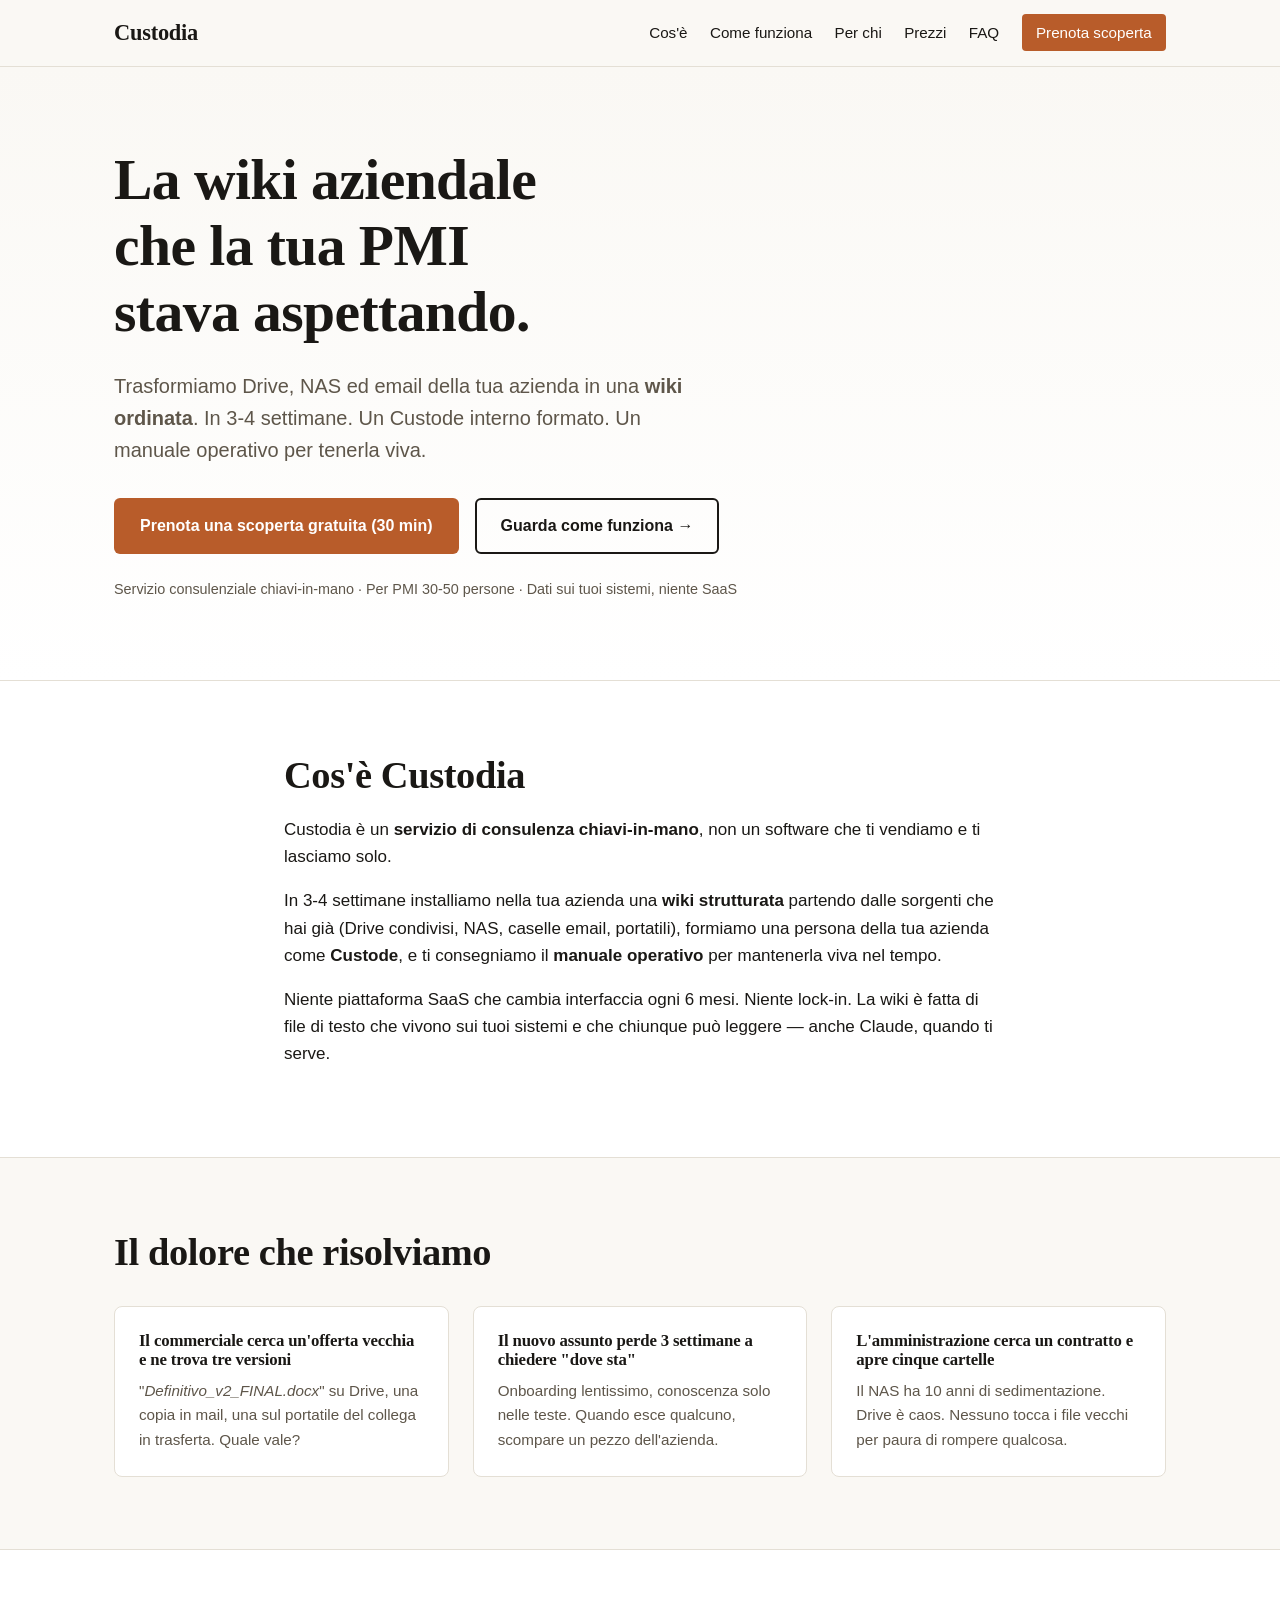
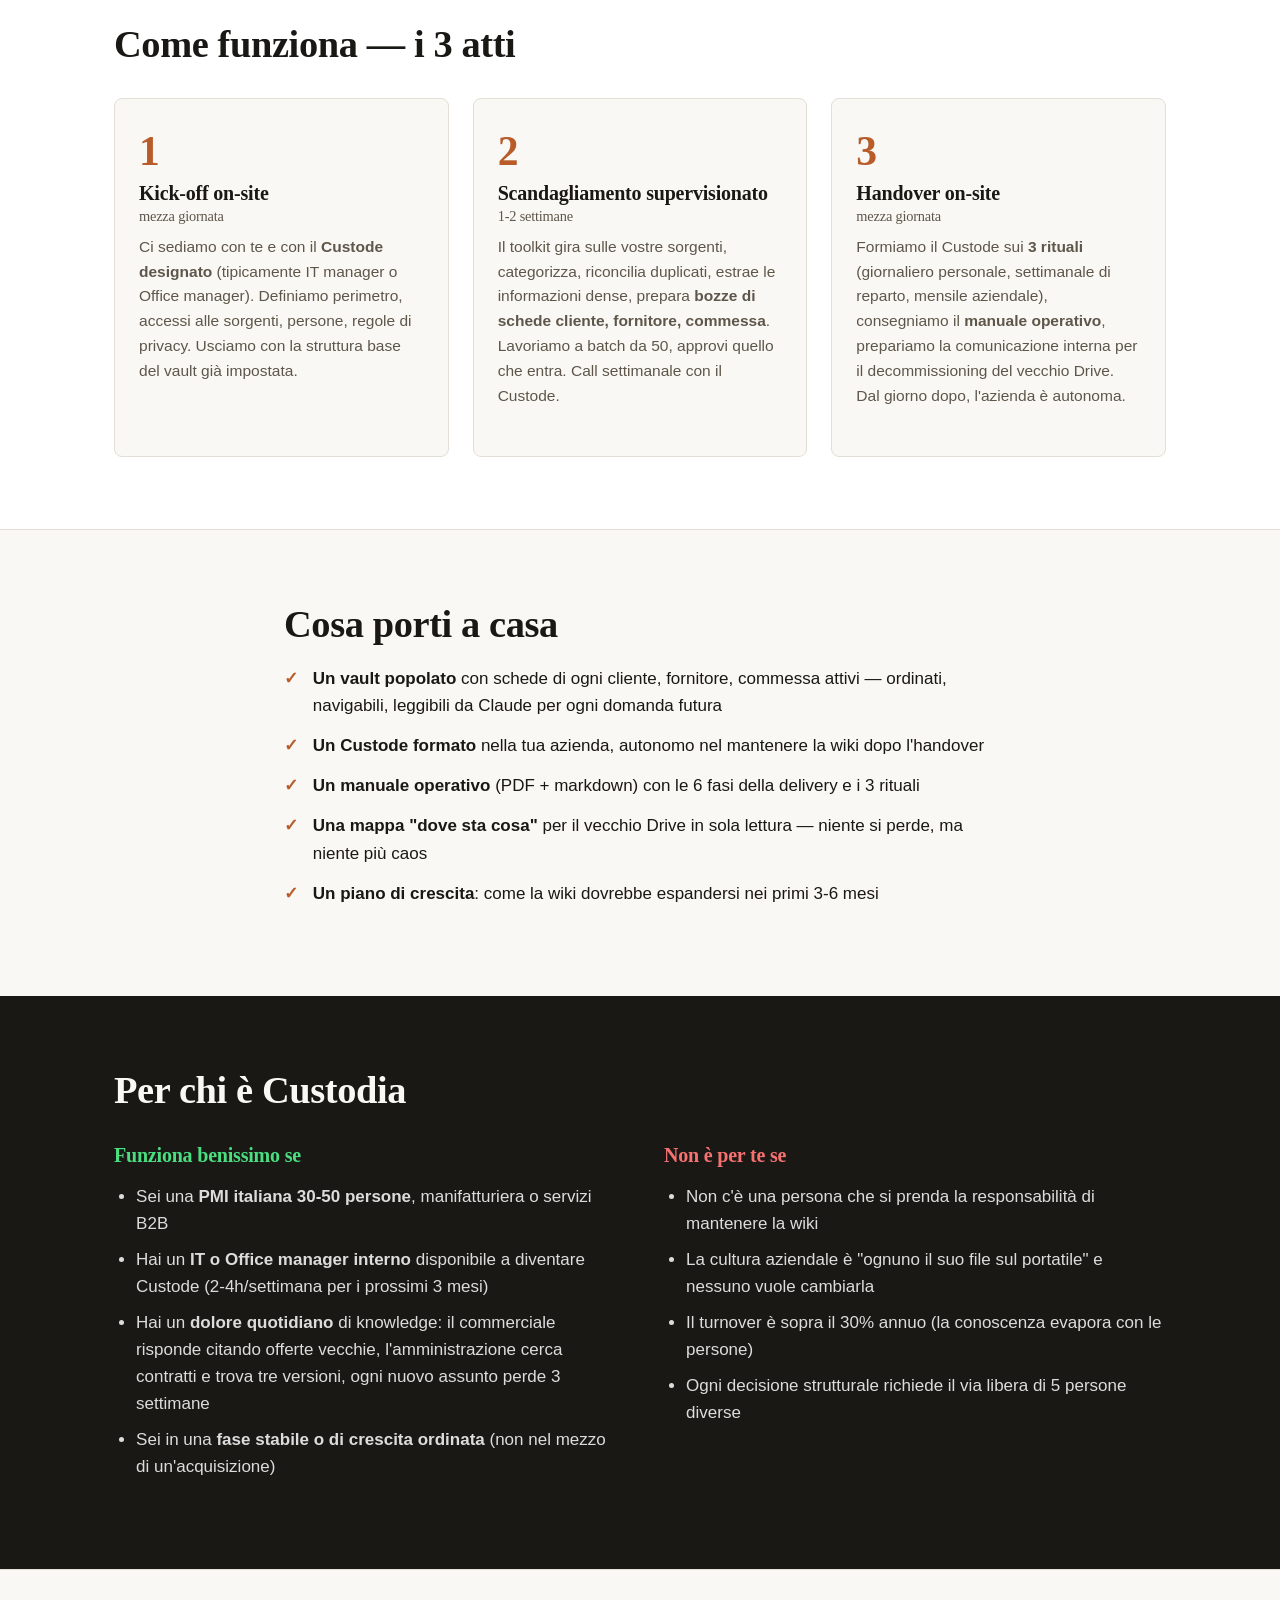
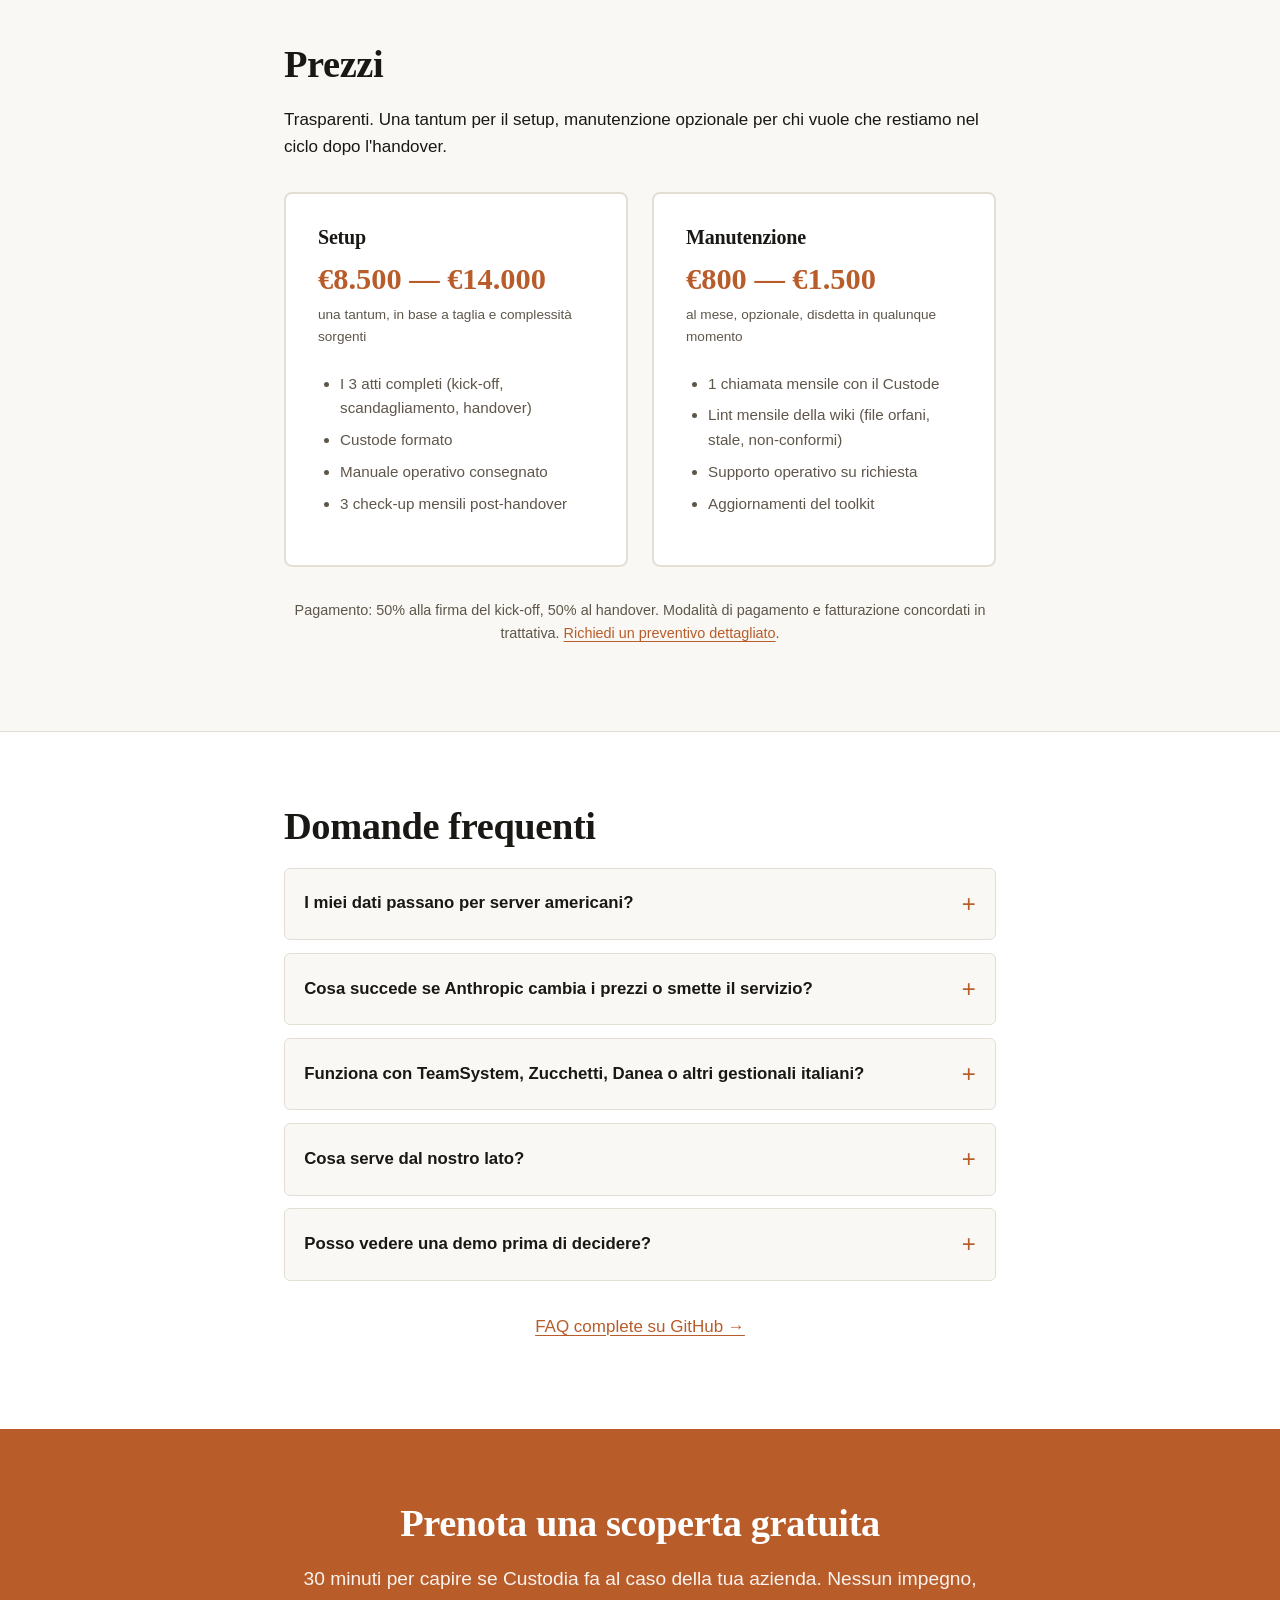
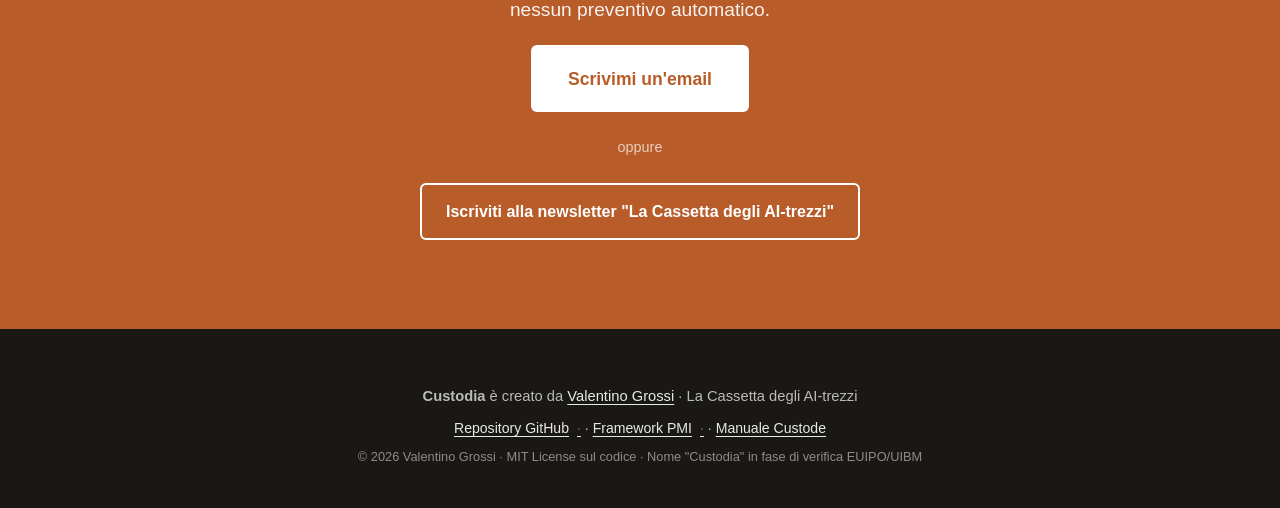
<file: site/index.html>
<!doctype html>
<html lang="it">
<head>
<meta charset="utf-8">
<meta name="viewport" content="width=device-width,initial-scale=1">
<title>Custodia — La wiki aziendale per PMI italiane in 4 settimane</title>
<meta name="description" content="Servizio chiavi-in-mano per costruire una wiki ordinata nella tua PMI di 30-50 persone. Partendo dai tuoi Drive, NAS e email. 3 atti, 3-4 settimane.">
<meta name="theme-color" content="#1a1815">
<meta property="og:title" content="Custodia — La wiki aziendale per PMI italiane">
<meta property="og:description" content="Trasforma Drive, NAS e email in una wiki ordinata. 3-4 settimane. Custode formato. Manuale operativo consegnato.">
<meta property="og:type" content="website">
<link rel="icon" type="image/svg+xml" href="favicon.svg">
<link rel="stylesheet" href="style.css">
</head>
<body>

<header class="topbar">
  <div class="container">
    <a href="#" class="logo">Custodia</a>
    <nav>
      <a href="#cose">Cos'è</a>
      <a href="#come">Come funziona</a>
      <a href="#per-chi">Per chi</a>
      <a href="#prezzi">Prezzi</a>
      <a href="#faq">FAQ</a>
      <a href="#contatti" class="cta-link">Prenota scoperta</a>
    </nav>
  </div>
</header>

<section class="hero">
  <div class="container">
    <h1>La wiki aziendale<br>che la tua PMI<br>stava aspettando.</h1>
    <p class="lead">Trasformiamo Drive, NAS ed email della tua azienda in una <strong>wiki ordinata</strong>. In 3-4 settimane. Un Custode interno formato. Un manuale operativo per tenerla viva.</p>
    <div class="hero-cta">
      <a href="#contatti" class="btn btn-primary">Prenota una scoperta gratuita (30 min)</a>
      <a href="#come" class="btn btn-ghost">Guarda come funziona →</a>
    </div>
    <p class="hero-meta">Servizio consulenziale chiavi-in-mano · Per PMI 30-50 persone · Dati sui tuoi sistemi, niente SaaS</p>
  </div>
</section>

<section id="cose" class="section section-light">
  <div class="container narrow">
    <h2>Cos'è Custodia</h2>
    <p>Custodia è un <strong>servizio di consulenza chiavi-in-mano</strong>, non un software che ti vendiamo e ti lasciamo solo.</p>
    <p>In 3-4 settimane installiamo nella tua azienda una <strong>wiki strutturata</strong> partendo dalle sorgenti che hai già (Drive condivisi, NAS, caselle email, portatili), formiamo una persona della tua azienda come <strong>Custode</strong>, e ti consegniamo il <strong>manuale operativo</strong> per mantenerla viva nel tempo.</p>
    <p>Niente piattaforma SaaS che cambia interfaccia ogni 6 mesi. Niente lock-in. La wiki è fatta di file di testo che vivono sui tuoi sistemi e che chiunque può leggere — anche Claude, quando ti serve.</p>
  </div>
</section>

<section id="problema" class="section">
  <div class="container">
    <h2>Il dolore che risolviamo</h2>
    <div class="cards">
      <div class="card">
        <h3>Il commerciale cerca un'offerta vecchia e ne trova tre versioni</h3>
        <p>"<em>Definitivo_v2_FINAL.docx</em>" su Drive, una copia in mail, una sul portatile del collega in trasferta. Quale vale?</p>
      </div>
      <div class="card">
        <h3>Il nuovo assunto perde 3 settimane a chiedere "dove sta"</h3>
        <p>Onboarding lentissimo, conoscenza solo nelle teste. Quando esce qualcuno, scompare un pezzo dell'azienda.</p>
      </div>
      <div class="card">
        <h3>L'amministrazione cerca un contratto e apre cinque cartelle</h3>
        <p>Il NAS ha 10 anni di sedimentazione. Drive è caos. Nessuno tocca i file vecchi per paura di rompere qualcosa.</p>
      </div>
    </div>
  </div>
</section>

<section id="come" class="section section-light">
  <div class="container">
    <h2>Come funziona — i 3 atti</h2>

    <div class="atti">
      <article class="atto">
        <div class="atto-num">1</div>
        <h3>Kick-off on-site<br><span class="atto-meta">mezza giornata</span></h3>
        <p>Ci sediamo con te e con il <strong>Custode designato</strong> (tipicamente IT manager o Office manager). Definiamo perimetro, accessi alle sorgenti, persone, regole di privacy. Usciamo con la struttura base del vault già impostata.</p>
      </article>

      <article class="atto">
        <div class="atto-num">2</div>
        <h3>Scandagliamento supervisionato<br><span class="atto-meta">1-2 settimane</span></h3>
        <p>Il toolkit gira sulle vostre sorgenti, categorizza, riconcilia duplicati, estrae le informazioni dense, prepara <strong>bozze di schede cliente, fornitore, commessa</strong>. Lavoriamo a batch da 50, approvi quello che entra. Call settimanale con il Custode.</p>
      </article>

      <article class="atto">
        <div class="atto-num">3</div>
        <h3>Handover on-site<br><span class="atto-meta">mezza giornata</span></h3>
        <p>Formiamo il Custode sui <strong>3 rituali</strong> (giornaliero personale, settimanale di reparto, mensile aziendale), consegniamo il <strong>manuale operativo</strong>, prepariamo la comunicazione interna per il decommissioning del vecchio Drive. Dal giorno dopo, l'azienda è autonoma.</p>
      </article>
    </div>
  </div>
</section>

<section id="cosa-porti" class="section">
  <div class="container narrow">
    <h2>Cosa porti a casa</h2>
    <ul class="check-list">
      <li><strong>Un vault popolato</strong> con schede di ogni cliente, fornitore, commessa attivi — ordinati, navigabili, leggibili da Claude per ogni domanda futura</li>
      <li><strong>Un Custode formato</strong> nella tua azienda, autonomo nel mantenere la wiki dopo l'handover</li>
      <li><strong>Un manuale operativo</strong> (PDF + markdown) con le 6 fasi della delivery e i 3 rituali</li>
      <li><strong>Una mappa "dove sta cosa"</strong> per il vecchio Drive in sola lettura — niente si perde, ma niente più caos</li>
      <li><strong>Un piano di crescita</strong>: come la wiki dovrebbe espandersi nei primi 3-6 mesi</li>
    </ul>
  </div>
</section>

<section id="per-chi" class="section section-dark">
  <div class="container">
    <h2>Per chi è Custodia</h2>
    <div class="two-col">
      <div>
        <h3 class="positive">Funziona benissimo se</h3>
        <ul>
          <li>Sei una <strong>PMI italiana 30-50 persone</strong>, manifatturiera o servizi B2B</li>
          <li>Hai un <strong>IT o Office manager interno</strong> disponibile a diventare Custode (2-4h/settimana per i prossimi 3 mesi)</li>
          <li>Hai un <strong>dolore quotidiano</strong> di knowledge: il commerciale risponde citando offerte vecchie, l'amministrazione cerca contratti e trova tre versioni, ogni nuovo assunto perde 3 settimane</li>
          <li>Sei in una <strong>fase stabile o di crescita ordinata</strong> (non nel mezzo di un'acquisizione)</li>
        </ul>
      </div>
      <div>
        <h3 class="negative">Non è per te se</h3>
        <ul>
          <li>Non c'è una persona che si prenda la responsabilità di mantenere la wiki</li>
          <li>La cultura aziendale è "ognuno il suo file sul portatile" e nessuno vuole cambiarla</li>
          <li>Il turnover è sopra il 30% annuo (la conoscenza evapora con le persone)</li>
          <li>Ogni decisione strutturale richiede il via libera di 5 persone diverse</li>
        </ul>
      </div>
    </div>
  </div>
</section>

<section id="prezzi" class="section">
  <div class="container narrow">
    <h2>Prezzi</h2>
    <p class="lead">Trasparenti. Una tantum per il setup, manutenzione opzionale per chi vuole che restiamo nel ciclo dopo l'handover.</p>

    <div class="pricing">
      <div class="price-card">
        <h3>Setup</h3>
        <p class="price">€8.500 — €14.000</p>
        <p class="price-meta">una tantum, in base a taglia e complessità sorgenti</p>
        <ul>
          <li>I 3 atti completi (kick-off, scandagliamento, handover)</li>
          <li>Custode formato</li>
          <li>Manuale operativo consegnato</li>
          <li>3 check-up mensili post-handover</li>
        </ul>
      </div>
      <div class="price-card">
        <h3>Manutenzione</h3>
        <p class="price">€800 — €1.500</p>
        <p class="price-meta">al mese, opzionale, disdetta in qualunque momento</p>
        <ul>
          <li>1 chiamata mensile con il Custode</li>
          <li>Lint mensile della wiki (file orfani, stale, non-conformi)</li>
          <li>Supporto operativo su richiesta</li>
          <li>Aggiornamenti del toolkit</li>
        </ul>
      </div>
    </div>

    <p class="fine-print">Pagamento: 50% alla firma del kick-off, 50% al handover. Modalità di pagamento e fatturazione concordati in trattativa. <a href="#contatti">Richiedi un preventivo dettagliato</a>.</p>
  </div>
</section>

<section id="faq" class="section section-light">
  <div class="container narrow">
    <h2>Domande frequenti</h2>

    <details>
      <summary>I miei dati passano per server americani?</summary>
      <p>Default: i metadati dei file (nomi, path, dimensioni) passano dalle API Claude di Anthropic (server EU disponibili). Il contenuto pieno dei documenti viene processato solo se attivi la modalità "full"; in modalità "safe" Claude vede solo nome+path+primi 500 caratteri. Per settori regolamentati abbiamo una modalità on-premise (AWS Bedrock con i tuoi modelli, oppure Docker isolato).</p>
    </details>

    <details>
      <summary>Cosa succede se Anthropic cambia i prezzi o smette il servizio?</summary>
      <p>Niente. La wiki è fatta di file Markdown sui tuoi sistemi. Continui a leggerli con qualunque editor di testo, qualunque LLM (Gemini, OpenAI, Llama locale), qualunque ricerca full-text. Niente lock-in, niente dipendenza obbligatoria.</p>
    </details>

    <details>
      <summary>Funziona con TeamSystem, Zucchetti, Danea o altri gestionali italiani?</summary>
      <p>Non direttamente: questi software hanno API limitate o nessuna API. Il Custode può esportare CSV/PDF dal gestionale e il toolkit li ingerisce. Per integrazione nativa, fattibile su richiesta come progetto separato.</p>
    </details>

    <details>
      <summary>Cosa serve dal nostro lato?</summary>
      <p>Una persona <strong>identificata con nome e cognome</strong> che farà da Custode, con 2-4 ore a settimana per i prossimi 3 mesi. Accessi admin alle sorgenti (Drive condivisi, M365, NAS). Una mezza giornata della direzione per il kick-off e una per l'handover. Niente di più.</p>
    </details>

    <details>
      <summary>Posso vedere una demo prima di decidere?</summary>
      <p>Sì. Prenota una <a href="#contatti">scoperta gratuita di 30 minuti</a>: ti mostro il toolkit funzionante su un dataset finto e rispondo alle domande specifiche del tuo caso.</p>
    </details>

    <p class="faq-more"><a href="https://github.com/valegro92/claude-second-brain/blob/main/docs/commerciale/faq.md">FAQ complete su GitHub →</a></p>
  </div>
</section>

<section id="contatti" class="section section-cta">
  <div class="container narrow center">
    <h2>Prenota una scoperta gratuita</h2>
    <p class="lead">30 minuti per capire se Custodia fa al caso della tua azienda. Nessun impegno, nessun preventivo automatico.</p>
    <p><a href="mailto:valentino@lacassettadegliaitrezzi.com?subject=Custodia%20-%20richiesta%20scoperta%20gratuita" class="btn btn-primary btn-large">Scrivimi un'email</a></p>
    <p class="contact-or">oppure</p>
    <p><a href="https://lacassettadegliaitrezzi.substack.com" class="btn btn-ghost">Iscriviti alla newsletter "La Cassetta degli AI-trezzi"</a></p>
  </div>
</section>

<footer class="footer">
  <div class="container">
    <p>
      <strong>Custodia</strong> è creato da <a href="https://lacassettadegliaitrezzi.substack.com">Valentino Grossi</a> · La Cassetta degli AI-trezzi
    </p>
    <p class="footer-links">
      <a href="https://github.com/valegro92/claude-second-brain">Repository GitHub</a> ·
      <a href="https://github.com/valegro92/claude-second-brain/blob/main/docs/06-framework-pmi.md">Framework PMI</a> ·
      <a href="https://github.com/valegro92/claude-second-brain/blob/main/docs/05-manuale-custode.md">Manuale Custode</a>
    </p>
    <p class="footer-small">© 2026 Valentino Grossi · MIT License sul codice · Nome "Custodia" in fase di verifica EUIPO/UIBM</p>
  </div>
</footer>

</body>
</html>
</file>
<file: site/style.css>
:root {
  --bg: #faf8f4;
  --bg-light: #ffffff;
  --bg-dark: #1a1815;
  --bg-cta: #b85c2a;
  --text: #1a1815;
  --text-muted: #5e564a;
  --text-light: #faf8f4;
  --accent: #b85c2a;
  --accent-hover: #9c4a1e;
  --border: #e4dfd5;

  --font-serif: "Iowan Old Style", "Source Serif Pro", Georgia, serif;
  --font-sans: -apple-system, BlinkMacSystemFont, "Segoe UI", Roboto, Helvetica, Arial, sans-serif;

  --container-max: 1100px;
  --container-narrow: 760px;
}

* { box-sizing: border-box; }

html { scroll-behavior: smooth; }

body {
  margin: 0;
  font-family: var(--font-sans);
  font-size: 17px;
  line-height: 1.6;
  color: var(--text);
  background: var(--bg);
  -webkit-font-smoothing: antialiased;
}

h1, h2, h3 {
  font-family: var(--font-serif);
  font-weight: 600;
  line-height: 1.15;
  letter-spacing: -0.01em;
  margin: 0 0 0.5em;
}

h1 { font-size: clamp(2.2rem, 5vw, 3.6rem); }
h2 { font-size: clamp(1.8rem, 3.5vw, 2.4rem); margin-top: 0; margin-bottom: 1.2rem; }
h3 { font-size: 1.25rem; }

p { margin: 0 0 1em; }

a { color: var(--accent); text-decoration: underline; text-decoration-thickness: 1px; text-underline-offset: 3px; }
a:hover { color: var(--accent-hover); }

ul { margin: 0 0 1em; padding-left: 1.3em; }
ul li { margin-bottom: 0.5em; }

strong { font-weight: 600; }
em { font-style: italic; }

.container { max-width: var(--container-max); margin: 0 auto; padding: 0 1.5rem; }
.container.narrow { max-width: var(--container-narrow); }
.center { text-align: center; }

/* TOPBAR */

.topbar {
  position: sticky;
  top: 0;
  background: rgba(250, 248, 244, 0.95);
  backdrop-filter: blur(8px);
  border-bottom: 1px solid var(--border);
  z-index: 100;
  padding: 0.9rem 0;
}
.topbar .container {
  display: flex;
  justify-content: space-between;
  align-items: center;
  gap: 1rem;
}
.logo {
  font-family: var(--font-serif);
  font-size: 1.4rem;
  font-weight: 700;
  text-decoration: none;
  color: var(--text);
  letter-spacing: -0.01em;
}
.topbar nav {
  display: flex;
  gap: 1.4rem;
  align-items: center;
  font-size: 0.95rem;
}
.topbar nav a {
  color: var(--text);
  text-decoration: none;
}
.topbar nav a:hover { color: var(--accent); }
.topbar nav a.cta-link {
  background: var(--accent);
  color: white;
  padding: 0.4rem 0.9rem;
  border-radius: 4px;
}
.topbar nav a.cta-link:hover { background: var(--accent-hover); color: white; }

@media (max-width: 720px) {
  .topbar nav { gap: 0.7rem; font-size: 0.85rem; }
  .topbar nav a:not(.cta-link) { display: none; }
}

/* HERO */

.hero {
  padding: 5rem 0 4rem;
  background: linear-gradient(180deg, var(--bg) 0%, var(--bg-light) 100%);
}
.hero h1 {
  max-width: 18ch;
  margin-bottom: 1.5rem;
}
.hero .lead {
  font-size: 1.25rem;
  max-width: 36rem;
  color: var(--text-muted);
  margin-bottom: 2rem;
}
.hero-cta { display: flex; gap: 1rem; flex-wrap: wrap; margin-bottom: 1.5rem; }
.hero-meta {
  font-size: 0.9rem;
  color: var(--text-muted);
  margin-top: 1rem;
}

/* SECTIONS */

.section {
  padding: 4.5rem 0;
  border-top: 1px solid var(--border);
}
.section-light { background: var(--bg-light); }
.section-dark {
  background: var(--bg-dark);
  color: var(--text-light);
  border-top: none;
}
.section-dark h2, .section-dark h3 { color: var(--text-light); }
.section-dark a { color: #e4b89a; }
.section-cta {
  background: var(--bg-cta);
  color: white;
  text-align: center;
  border-top: none;
}
.section-cta h2 { color: white; }
.section-cta .lead { color: rgba(255,255,255,0.92); font-size: 1.2rem; }
.section-cta a:not(.btn) { color: white; }

/* BUTTONS */

.btn {
  display: inline-block;
  padding: 0.85rem 1.5rem;
  border-radius: 6px;
  text-decoration: none;
  font-weight: 600;
  font-size: 1rem;
  transition: background 0.15s, color 0.15s;
  border: 2px solid transparent;
}
.btn-primary { background: var(--accent); color: white; }
.btn-primary:hover { background: var(--accent-hover); color: white; }
.btn-ghost {
  background: transparent;
  color: var(--text);
  border-color: var(--text);
}
.btn-ghost:hover { background: var(--text); color: var(--bg); }
.section-cta .btn-primary { background: white; color: var(--accent); }
.section-cta .btn-primary:hover { background: var(--bg); color: var(--accent-hover); }
.section-cta .btn-ghost { color: white; border-color: white; }
.section-cta .btn-ghost:hover { background: white; color: var(--accent); }
.btn-large { padding: 1.1rem 2.2rem; font-size: 1.1rem; }

/* CARDS */

.cards {
  display: grid;
  grid-template-columns: repeat(auto-fit, minmax(280px, 1fr));
  gap: 1.5rem;
  margin-top: 2rem;
}
.card {
  background: var(--bg-light);
  border: 1px solid var(--border);
  padding: 1.5rem;
  border-radius: 8px;
}
.card h3 { font-size: 1.05rem; margin-bottom: 0.6rem; }
.card p { color: var(--text-muted); font-size: 0.95rem; margin: 0; }

/* ATTI (3 step come funziona) */

.atti {
  display: grid;
  grid-template-columns: 1fr;
  gap: 1.5rem;
  margin-top: 2rem;
}
@media (min-width: 900px) {
  .atti { grid-template-columns: repeat(3, 1fr); }
}
.atto {
  background: var(--bg);
  border: 1px solid var(--border);
  border-radius: 8px;
  padding: 2rem 1.5rem;
  position: relative;
}
.atto-num {
  font-family: var(--font-serif);
  font-size: 2.6rem;
  font-weight: 700;
  color: var(--accent);
  line-height: 1;
  margin-bottom: 0.6rem;
}
.atto-meta {
  display: block;
  font-size: 0.9rem;
  font-weight: 400;
  color: var(--text-muted);
  margin-top: 0.2em;
}
.atto p { font-size: 0.97rem; color: var(--text-muted); }

/* CHECK LIST */

.check-list { list-style: none; padding: 0; }
.check-list li {
  padding-left: 1.8rem;
  position: relative;
  margin-bottom: 0.8rem;
}
.check-list li::before {
  content: "✓";
  position: absolute;
  left: 0;
  color: var(--accent);
  font-weight: 700;
}

/* TWO-COL (per chi è / non è) */

.two-col {
  display: grid;
  grid-template-columns: 1fr;
  gap: 2.5rem;
  margin-top: 2rem;
}
@media (min-width: 800px) {
  .two-col { grid-template-columns: 1fr 1fr; gap: 3rem; }
}
.two-col h3 { margin-bottom: 1rem; }
.two-col .positive { color: #4ade80; }
.two-col .negative { color: #f87171; }
.two-col ul li { color: rgba(255,255,255,0.85); }

/* PRICING */

.pricing {
  display: grid;
  grid-template-columns: 1fr;
  gap: 1.5rem;
  margin-top: 2rem;
}
@media (min-width: 700px) {
  .pricing { grid-template-columns: 1fr 1fr; }
}
.price-card {
  background: var(--bg-light);
  border: 2px solid var(--border);
  border-radius: 8px;
  padding: 2rem;
}
.price-card h3 { margin-bottom: 0.4rem; }
.price {
  font-family: var(--font-serif);
  font-size: 1.9rem;
  font-weight: 600;
  margin: 0;
  color: var(--accent);
}
.price-meta {
  font-size: 0.85rem;
  color: var(--text-muted);
  margin-bottom: 1.5rem;
}
.price-card ul li {
  font-size: 0.95rem;
  color: var(--text-muted);
}
.fine-print {
  font-size: 0.9rem;
  color: var(--text-muted);
  margin-top: 2rem;
  text-align: center;
}

/* FAQ */

details {
  background: var(--bg);
  border: 1px solid var(--border);
  border-radius: 6px;
  margin-bottom: 0.8rem;
  padding: 1rem 1.2rem;
}
details summary {
  font-weight: 600;
  cursor: pointer;
  font-size: 1.05rem;
  list-style: none;
  display: flex;
  justify-content: space-between;
  align-items: center;
}
details summary::after {
  content: "+";
  color: var(--accent);
  font-size: 1.5rem;
  font-weight: 400;
  transition: transform 0.2s;
}
details[open] summary::after { transform: rotate(45deg); }
details summary::-webkit-details-marker { display: none; }
details p {
  margin: 0.8rem 0 0;
  color: var(--text-muted);
}
.faq-more { text-align: center; margin-top: 2rem; }

/* CTA section */

.contact-or {
  margin: 1.5rem 0;
  color: rgba(255,255,255,0.7);
  font-size: 0.9rem;
}

/* FOOTER */

.footer {
  background: var(--bg-dark);
  color: rgba(255,255,255,0.7);
  padding: 3rem 0 2rem;
  text-align: center;
  font-size: 0.92rem;
}
.footer p { margin: 0.5rem 0; }
.footer a { color: rgba(255,255,255,0.9); }
.footer-links { font-size: 0.88rem; }
.footer-links a:not(:last-child)::after {
  content: "·";
  margin-left: 0.5rem;
  color: rgba(255,255,255,0.4);
}
.footer-small {
  margin-top: 1.5rem;
  font-size: 0.8rem;
  color: rgba(255,255,255,0.5);
}
</file>
